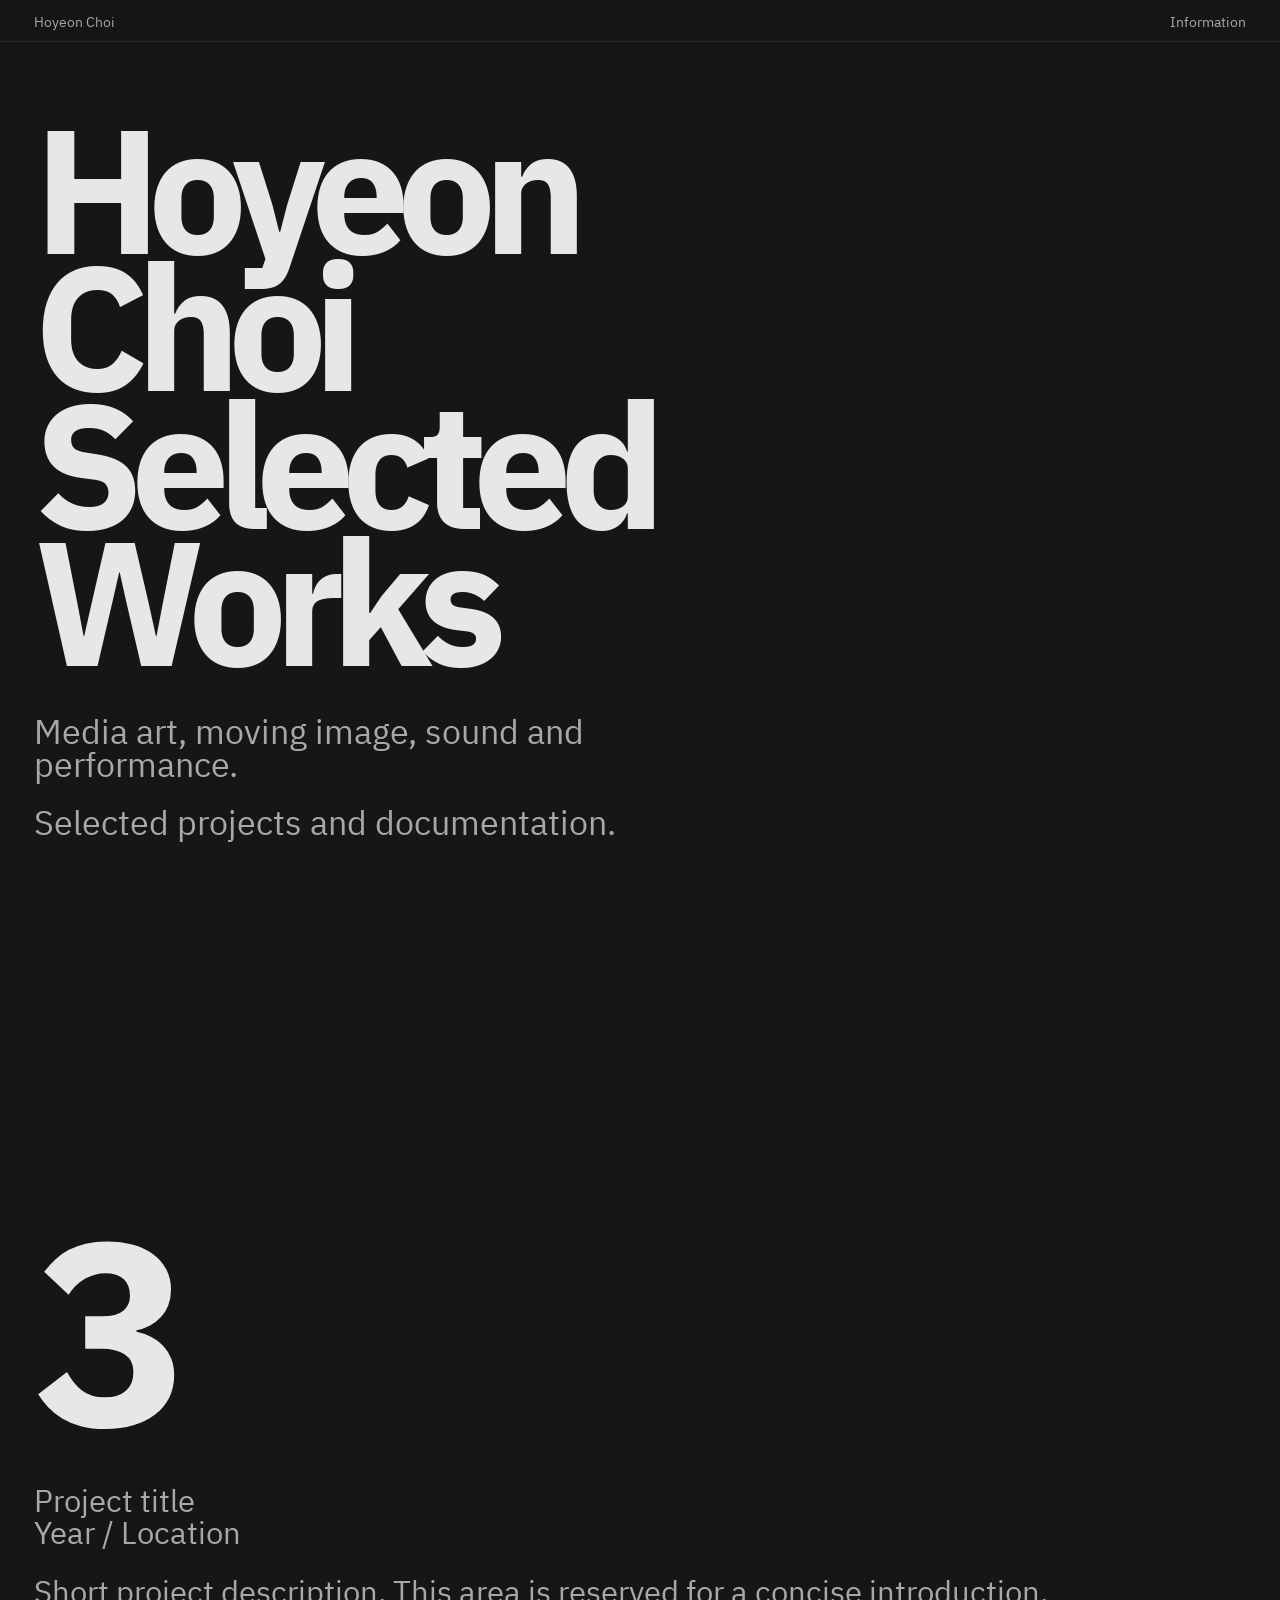
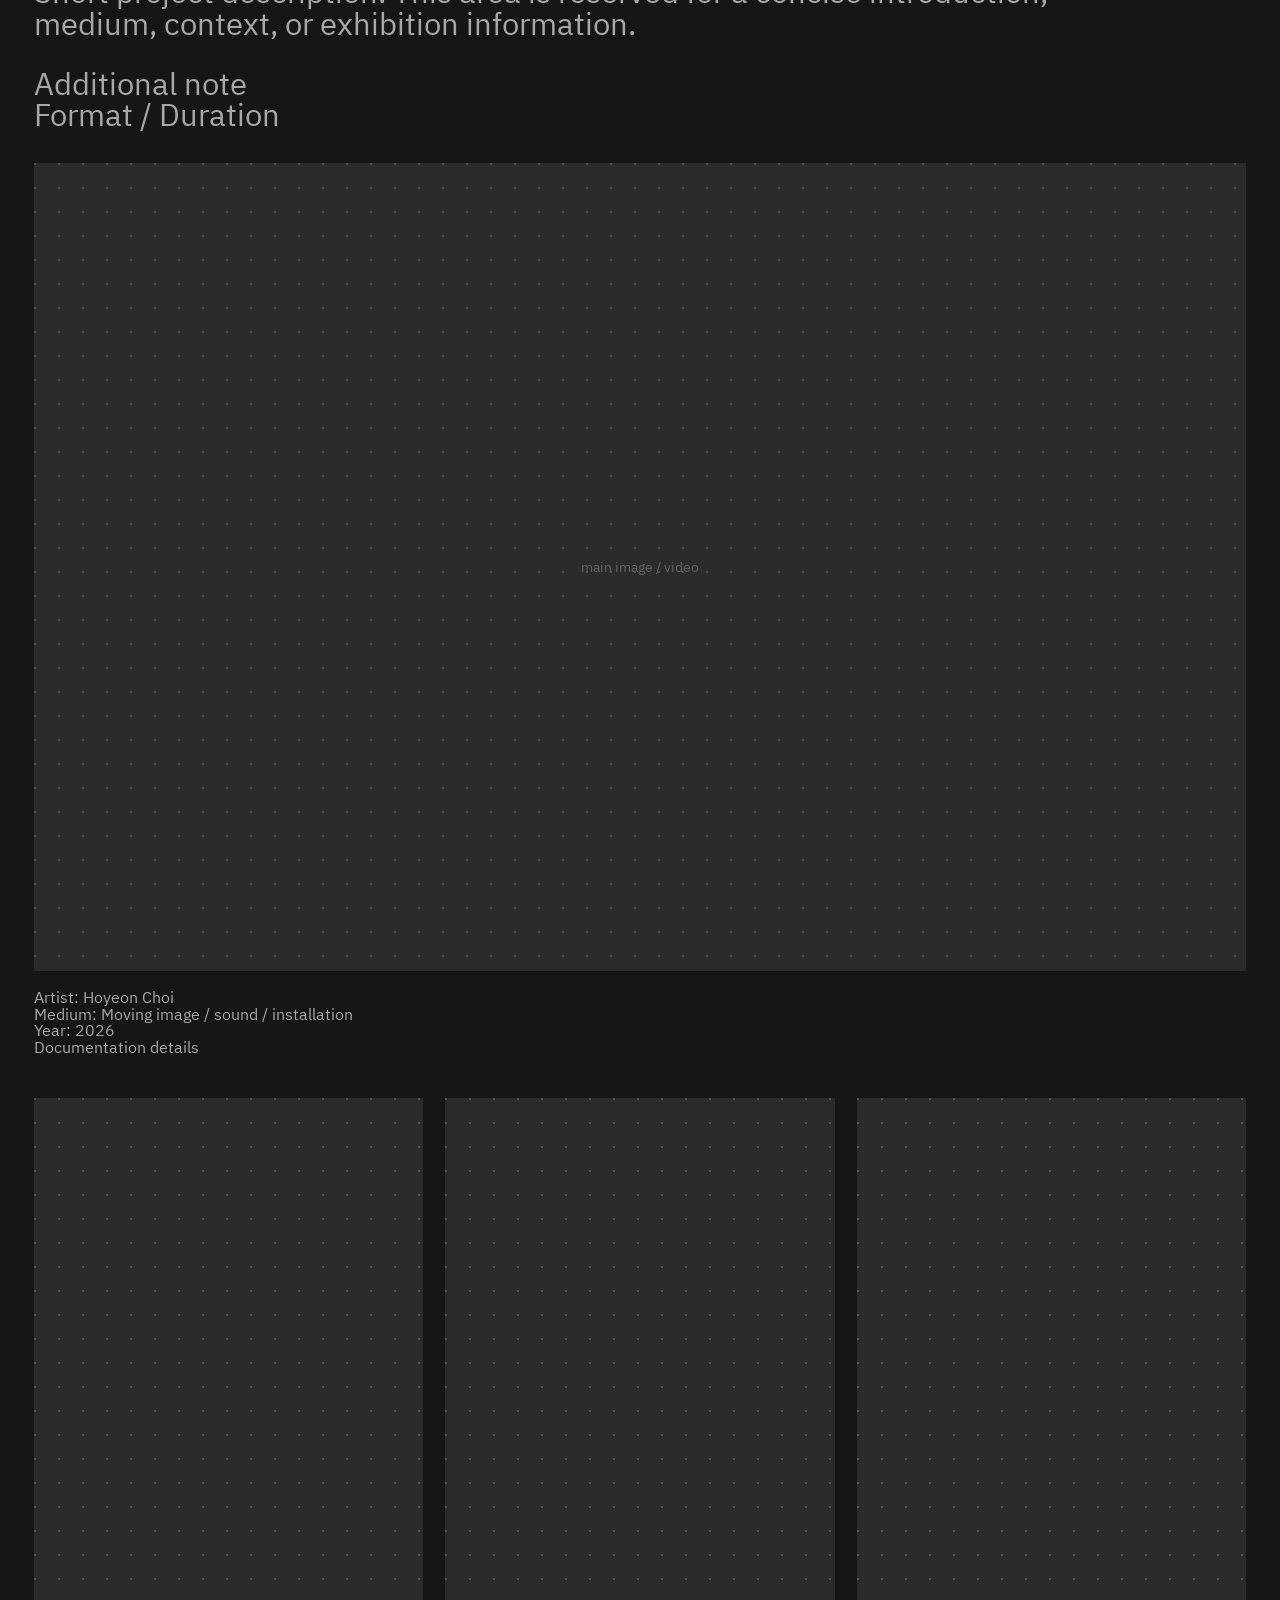
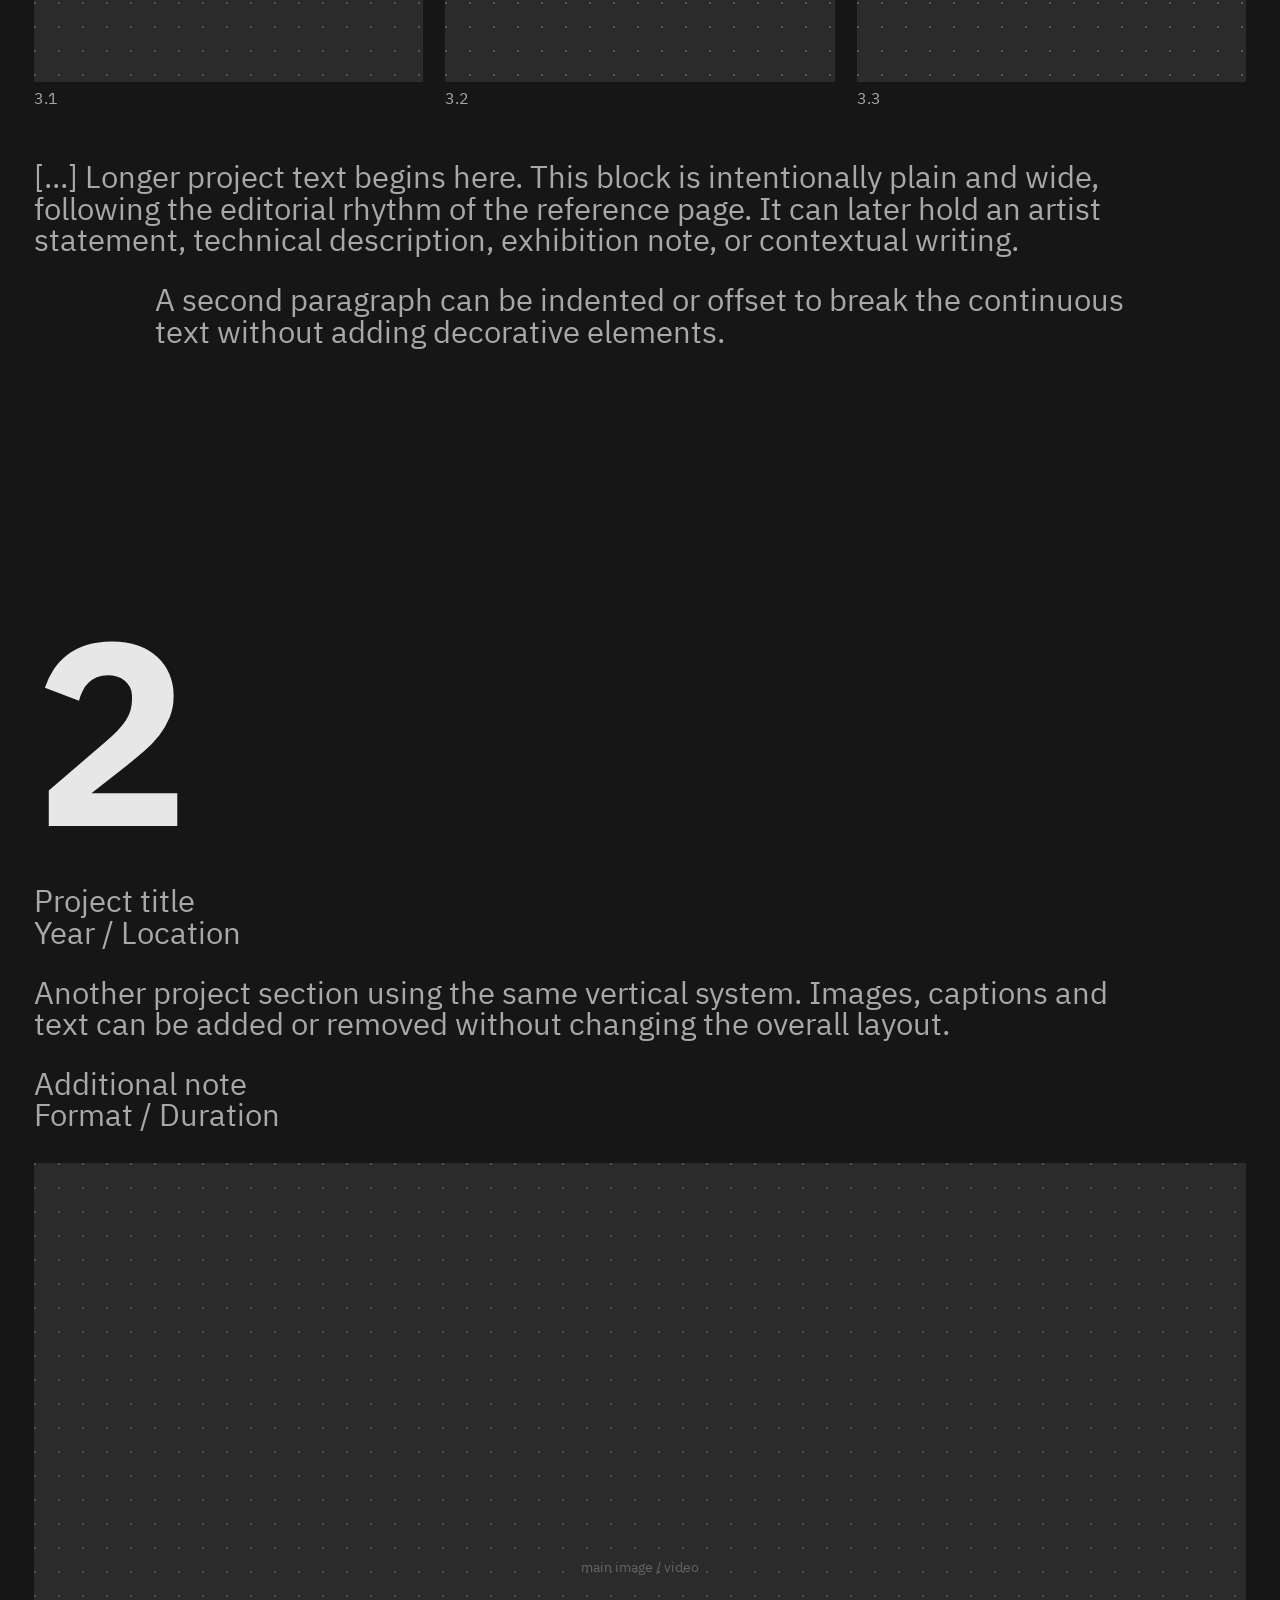
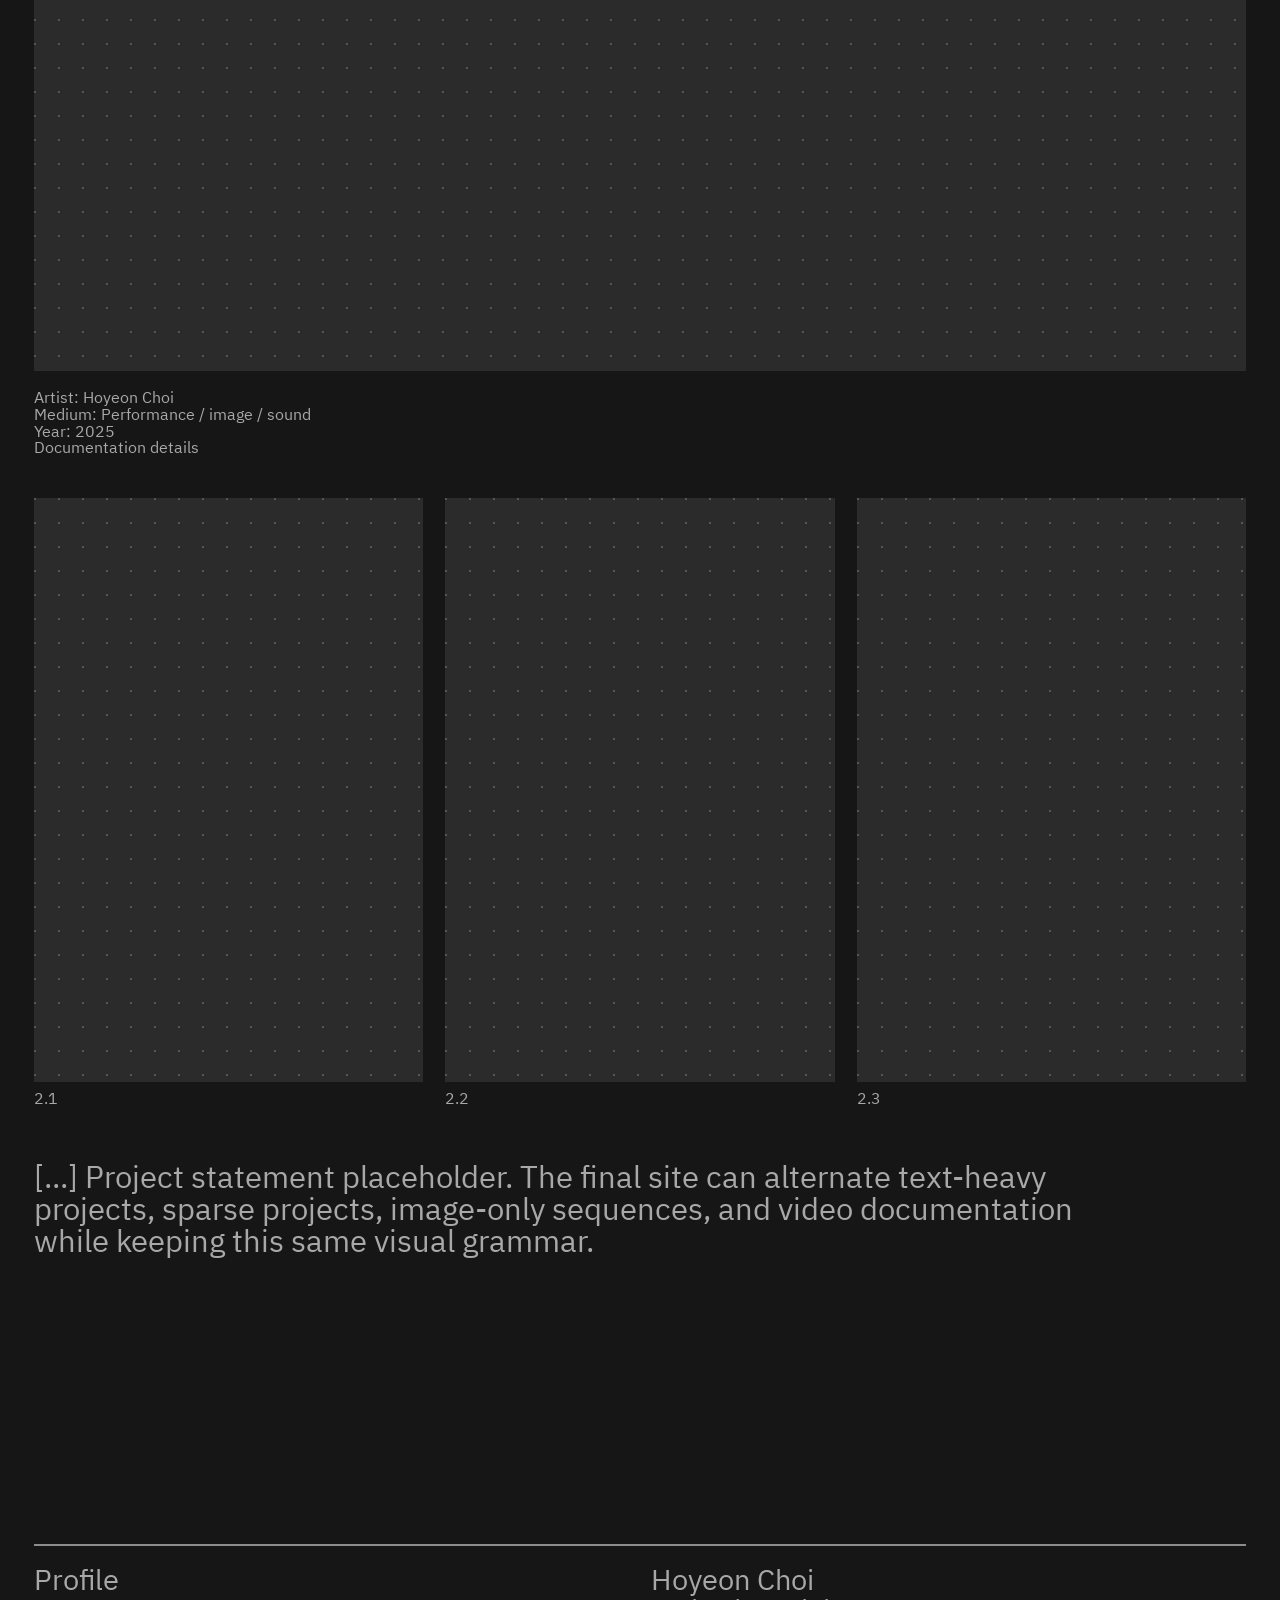
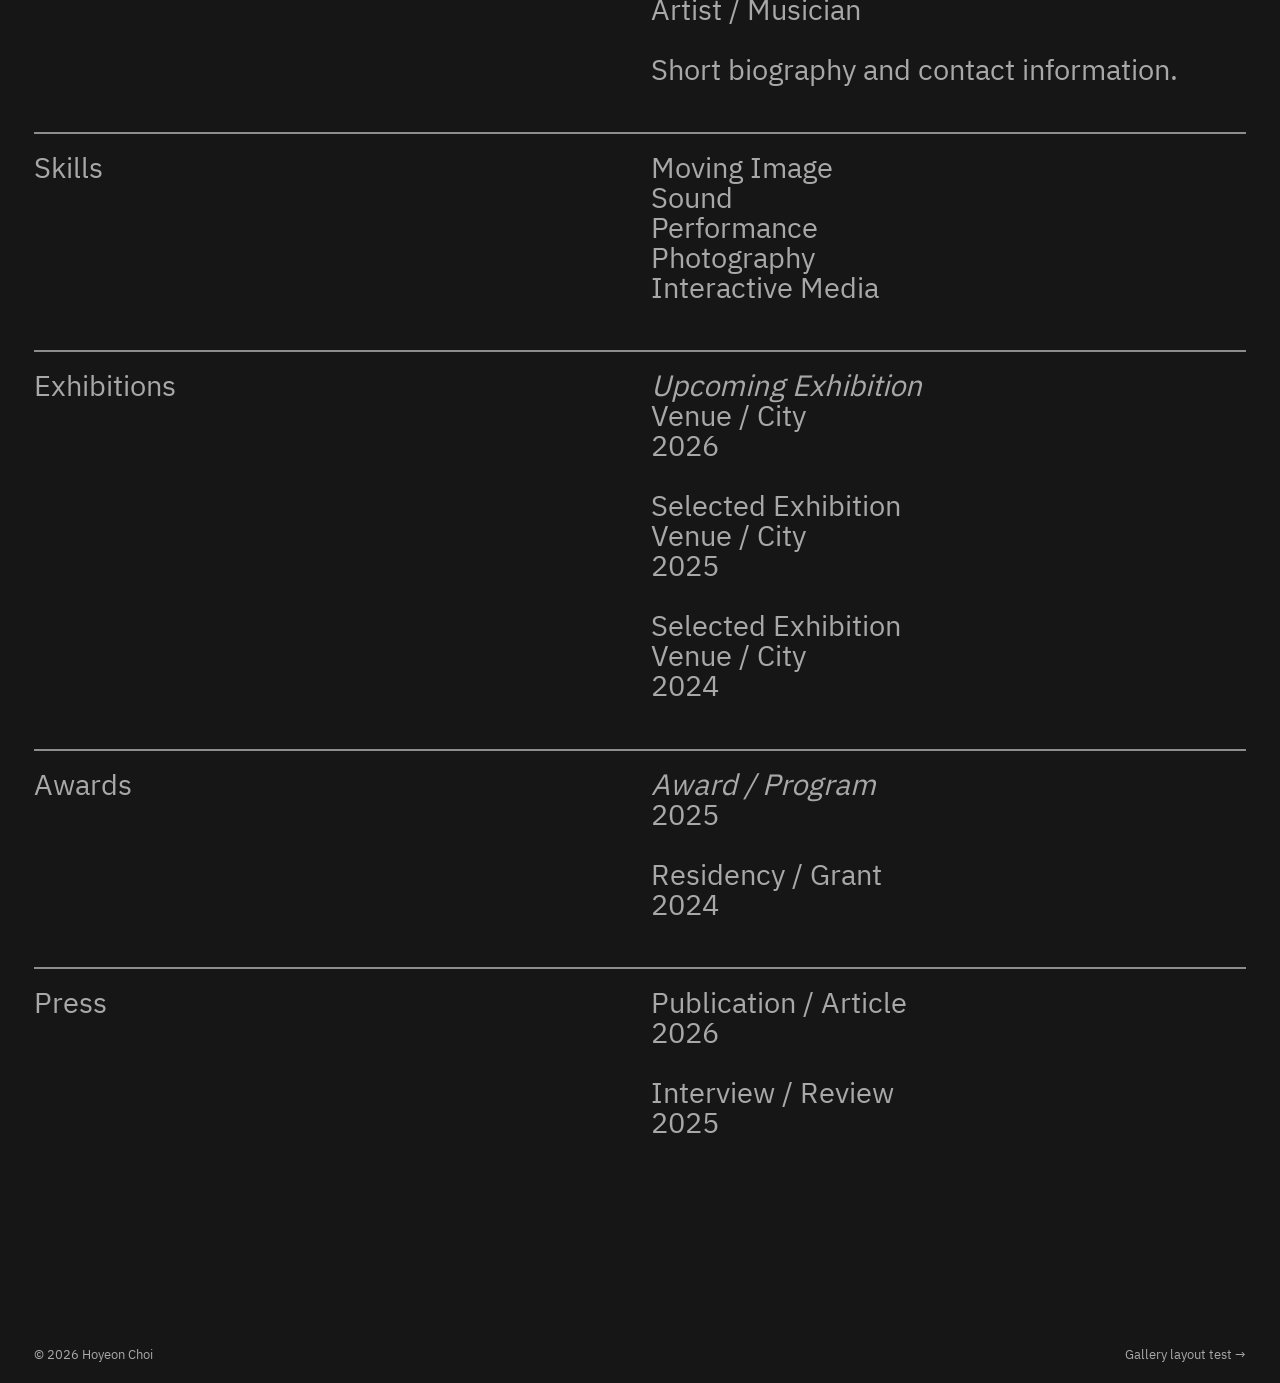
<file: archive/legacy-portfolio/index.html>
<!doctype html>
<html lang="en">
<head>
  <meta charset="UTF-8">
  <meta name="viewport" content="width=device-width, initial-scale=1.0">
  <meta name="description" content="Portfolio of Hoyeon Choi">
  <title>Hoyeon Choi</title>
  <link rel="stylesheet" href="style.css">
</head>
<body>
  <header class="topbar">
    <a href="#top">Hoyeon Choi</a>
    <a href="#information">Information</a>
  </header>

  <main id="top">
    <section class="hero">
      <h1>
        <span>Hoyeon</span>
        <span>Choi</span>
        <span>Selected</span>
        <span>Works</span>
      </h1>

      <div class="hero-copy">
        <p>Media art, moving image, sound and performance.</p>
        <p>Selected projects and documentation.</p>
      </div>
    </section>

    <section class="project-section" id="project-03">
      <div class="project-number">3</div>

      <div class="project-intro">
        <p>Project title<br>Year / Location</p>
        <p>Short project description. This area is reserved for a concise introduction, medium, context, or exhibition information.</p>
        <p>Additional note<br>Format / Duration</p>
      </div>

      <div class="media-placeholder media-placeholder--landscape"><span>main image / video</span></div>

      <div class="credit-block">
        <p>Artist: Hoyeon Choi<br>Medium: Moving image / sound / installation<br>Year: 2026<br>Documentation details</p>
      </div>

      <div class="thumb-grid">
        <figure>
          <div class="media-placeholder media-placeholder--portrait"></div>
          <figcaption>3.1</figcaption>
        </figure>
        <figure>
          <div class="media-placeholder media-placeholder--portrait"></div>
          <figcaption>3.2</figcaption>
        </figure>
        <figure>
          <div class="media-placeholder media-placeholder--portrait"></div>
          <figcaption>3.3</figcaption>
        </figure>
      </div>

      <div class="project-text">
        <p>[...] Longer project text begins here. This block is intentionally plain and wide, following the editorial rhythm of the reference page. It can later hold an artist statement, technical description, exhibition note, or contextual writing.</p>
        <p class="indent">A second paragraph can be indented or offset to break the continuous text without adding decorative elements.</p>
      </div>
    </section>

    <section class="project-section" id="project-02">
      <div class="project-number">2</div>

      <div class="project-intro">
        <p>Project title<br>Year / Location</p>
        <p>Another project section using the same vertical system. Images, captions and text can be added or removed without changing the overall layout.</p>
        <p>Additional note<br>Format / Duration</p>
      </div>

      <div class="media-placeholder media-placeholder--landscape"><span>main image / video</span></div>

      <div class="credit-block">
        <p>Artist: Hoyeon Choi<br>Medium: Performance / image / sound<br>Year: 2025<br>Documentation details</p>
      </div>

      <div class="thumb-grid">
        <figure><div class="media-placeholder media-placeholder--portrait"></div><figcaption>2.1</figcaption></figure>
        <figure><div class="media-placeholder media-placeholder--portrait"></div><figcaption>2.2</figcaption></figure>
        <figure><div class="media-placeholder media-placeholder--portrait"></div><figcaption>2.3</figcaption></figure>
      </div>

      <div class="project-text">
        <p>[...] Project statement placeholder. The final site can alternate text-heavy projects, sparse projects, image-only sequences, and video documentation while keeping this same visual grammar.</p>
      </div>
    </section>

    <section class="information" id="information">
      <div class="info-row">
        <div class="info-label">Profile</div>
        <div class="info-value">
          <p>Hoyeon Choi<br>Artist / Musician</p>
          <p>Short biography and contact information.</p>
        </div>
      </div>

      <div class="info-row">
        <div class="info-label">Skills</div>
        <div class="info-value">Moving Image<br>Sound<br>Performance<br>Photography<br>Interactive Media</div>
      </div>

      <div class="info-row">
        <div class="info-label">Exhibitions</div>
        <div class="info-value">
          <p><em>Upcoming Exhibition</em><br>Venue / City<br>2026</p>
          <p>Selected Exhibition<br>Venue / City<br>2025</p>
          <p>Selected Exhibition<br>Venue / City<br>2024</p>
        </div>
      </div>

      <div class="info-row">
        <div class="info-label">Awards</div>
        <div class="info-value">
          <p><em>Award / Program</em><br>2025</p>
          <p>Residency / Grant<br>2024</p>
        </div>
      </div>

      <div class="info-row">
        <div class="info-label">Press</div>
        <div class="info-value">
          <p>Publication / Article<br>2026</p>
          <p>Interview / Review<br>2025</p>
        </div>
      </div>
    </section>
  </main>

  <footer class="footer">
    <span>© 2026 Hoyeon Choi</span>
    <a href="gallery.html">Gallery layout test →</a>
  </footer>
</body>
</html>
</file>
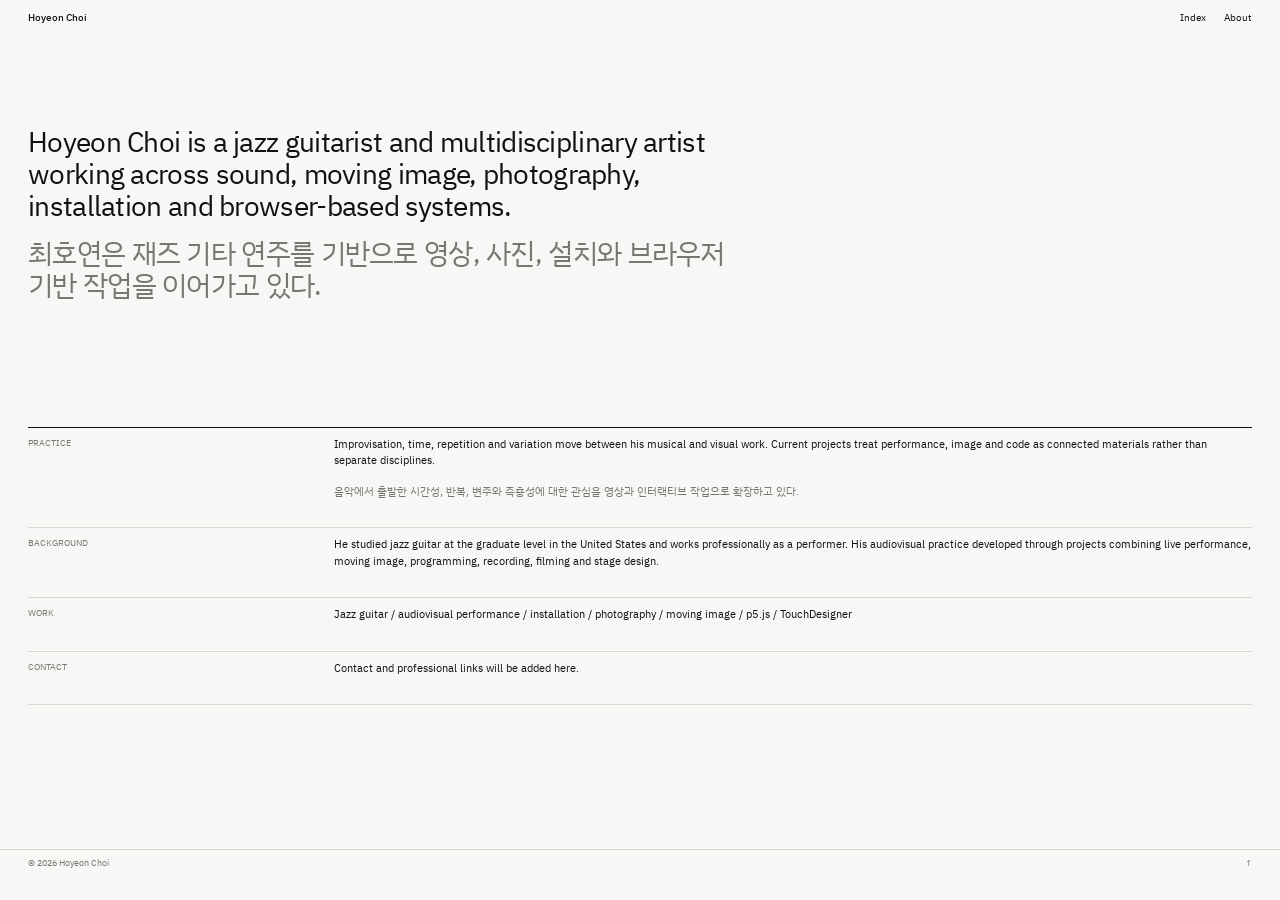
<file: portfolio-v2/about/index.html>
<!doctype html><html lang="en"><head><meta charset="UTF-8"><meta name="viewport" content="width=device-width, initial-scale=1.0"><title>About — Hoyeon Choi</title><link rel="stylesheet" href="../assets/css/style.css"></head><body id="top" data-page="about" data-root=".."><header class="site-header" id="site-header"></header><main id="content"></main><footer class="site-footer" id="site-footer"></footer><script src="../assets/js/projects.js"></script><script src="../assets/js/site.js"></script></body></html>
</file>
<file: archive/legacy-portfolio/style.css>
@import url('https://fonts.googleapis.com/css2?family=IBM+Plex+Sans+KR:wght@300;400;500;600;700&display=swap');

* {
  box-sizing: border-box;
}

html {
  scroll-behavior: smooth;
}

body {
  margin: 0;
  background: #161616;
  color: #a8a8a8;
  font-family: 'IBM Plex Sans KR', Arial, Helvetica, sans-serif;
  font-size: 14px;
  line-height: 1.08;
}

a {
  color: inherit;
  text-decoration: none;
}

img,
video {
  display: block;
  width: 100%;
}

p,
figure {
  margin: 0;
}

.topbar {
  position: sticky;
  top: 0;
  z-index: 10;
  display: flex;
  justify-content: space-between;
  gap: 20px;
  padding: 14px 22px 12px;
  background: rgba(22, 22, 22, 0.96);
  border-bottom: 1px solid #2a2a2a;
}

.hero,
.project-section,
.information,
.footer {
  padding-left: 22px;
  padding-right: 22px;
}

.hero {
  padding-top: 62px;
  padding-bottom: 44vh;
}

.hero h1 {
  margin: 0;
  color: #e7e7e7;
  font-size: clamp(64px, 18vw, 176px);
  line-height: 0.78;
  letter-spacing: -0.075em;
  font-weight: 700;
}

.hero h1 span {
  display: block;
}

.hero-copy {
  max-width: 760px;
  margin-top: 46px;
  font-size: clamp(18px, 3vw, 34px);
  line-height: 0.98;
}

.hero-copy p + p {
  margin-top: 24px;
}

.project-section {
  padding-bottom: 32vh;
}

.project-number {
  color: #e7e7e7;
  font-size: clamp(120px, 25vw, 260px);
  line-height: 0.8;
  font-weight: 700;
  margin-bottom: 42px;
}

.project-intro,
.project-text,
.credit-block {
  max-width: 980px;
  font-size: clamp(18px, 2.5vw, 31px);
  line-height: 1.02;
}

.project-intro p + p,
.project-text p + p {
  margin-top: 28px;
}

.media-placeholder {
  width: 100%;
  background:
    radial-gradient(circle at 1px 1px, #555 1px, transparent 1.2px),
    #2b2b2b;
  background-size: 24px 24px;
  color: #646464;
  display: grid;
  place-items: center;
  text-align: center;
}

.media-placeholder--landscape {
  aspect-ratio: 3 / 2;
  margin-top: 32px;
}

.media-placeholder--portrait {
  aspect-ratio: 2 / 3;
}

.credit-block {
  margin-top: 18px;
  font-size: 16px;
  line-height: 1.05;
}

.thumb-grid {
  display: grid;
  grid-template-columns: repeat(3, minmax(0, 1fr));
  gap: 22px;
  margin-top: 42px;
}

.thumb-grid figcaption {
  padding-top: 8px;
  font-size: 16px;
}

.project-text {
  margin-top: 54px;
}

.project-text .indent {
  padding-left: 11%;
}

.information {
  padding-bottom: 18vh;
}

.info-row {
  display: grid;
  grid-template-columns: minmax(0, 1fr) minmax(0, 1fr);
  gap: 22px;
  padding: 18px 0 48px;
  border-top: 2px solid #8d8d8d;
  font-size: clamp(18px, 2.3vw, 30px);
  line-height: 1.02;
}

.info-value p + p {
  margin-top: 30px;
}

.footer {
  display: flex;
  justify-content: space-between;
  gap: 20px;
  padding-bottom: 22px;
  font-size: 13px;
}

@media (min-width: 900px) {
  .topbar,
  .hero,
  .project-section,
  .information,
  .footer {
    padding-left: 34px;
    padding-right: 34px;
  }

  .hero {
    padding-top: 78px;
  }

  .project-intro,
  .project-text {
    max-width: 1100px;
  }
}

@media (max-width: 640px) {
  body {
    font-size: 13px;
  }

  .topbar {
    padding: 12px 22px 10px;
  }

  .hero {
    padding-top: 58px;
    padding-bottom: 36vh;
  }

  .hero h1 {
    font-size: 19vw;
    line-height: 0.79;
  }

  .hero-copy,
  .project-intro,
  .project-text {
    font-size: 22px;
  }

  .project-number {
    font-size: 41vw;
    margin-bottom: 34px;
  }

  .project-section {
    padding-bottom: 26vh;
  }

  .media-placeholder--landscape {
    margin-top: 28px;
    aspect-ratio: 1.5 / 1;
  }

  .credit-block {
    font-size: 15px;
  }

  .thumb-grid {
    gap: 22px;
    margin-top: 38px;
  }

  .thumb-grid figcaption {
    font-size: 14px;
  }

  .project-text {
    margin-top: 48px;
  }

  .info-row {
    gap: 22px;
    font-size: 22px;
    padding-bottom: 42px;
  }

  .footer {
    font-size: 12px;
  }
}
</file>
<file: portfolio-v2/assets/css/style.css>
@import url('https://fonts.googleapis.com/css2?family=IBM+Plex+Sans+KR:wght@300;400;500&display=swap');
:root{--bg:#f7f7f5;--fg:#111;--muted:#777772;--line:#d8d8d3;--pad:18px}*{box-sizing:border-box}html{scroll-behavior:smooth}body{margin:0;background:var(--bg);color:var(--fg);font-family:'IBM Plex Sans KR',Arial,sans-serif;font-size:11px;line-height:1.35;-webkit-font-smoothing:antialiased}a{color:inherit;text-decoration:none}p,h1,figure{margin:0}button{font:inherit;color:inherit}.site-header{position:sticky;top:0;z-index:100;display:flex;justify-content:space-between;align-items:center;height:36px;padding:0 var(--pad);background:rgba(247,247,245,.93);backdrop-filter:blur(8px);font-size:10px}.brand{font-weight:500}.desktop-nav{display:none;gap:18px}.menu-button{border:0;background:transparent;padding:0}.mobile-menu{position:fixed;inset:36px 0 0;background:var(--bg);padding:var(--pad);border-top:1px solid var(--line)}.mobile-menu-inner{display:flex;flex-direction:column}.mobile-menu-inner a{font-size:18px;padding:9px 0;border-bottom:1px solid var(--line)}.index-label{font-size:9px;color:var(--muted);margin-bottom:18px}.menu-open{overflow:hidden}main{min-height:80vh}.visual-intro,.visual-stream,.quiet-about,.archive-head,.archive-list,.project-page,.about-page,.site-footer{padding-left:var(--pad);padding-right:var(--pad)}.visual-intro{min-height:24vh;padding-top:5vh;display:flex;justify-content:space-between;gap:20px;align-items:flex-start;color:var(--muted);font-size:10px}.visual-intro p{max-width:260px}.visual-intro .ko{text-align:right}.visual-stream{display:grid;grid-template-columns:repeat(12,1fr);row-gap:14vh;padding-bottom:18vh}.work-card{grid-column:1/-1}.work-link{display:block}.media-block{position:relative;width:100%;overflow:hidden;background:#ecece7}.media-wide{aspect-ratio:16/10}.media-portrait{aspect-ratio:4/5}.media-block img{display:block;width:100%;height:100%;object-fit:cover;filter:saturate(.88)}.media-block figcaption{position:absolute;left:5px;bottom:4px;padding:2px 4px;background:rgba(247,247,245,.82);font-size:8px;color:#555;opacity:0;transition:opacity .15s}.media-block:hover figcaption{opacity:1}.media-block>span{position:absolute;inset:0;display:grid;place-items:center;color:var(--muted);font-size:9px}.work-meta{display:grid;grid-template-columns:28px 1fr auto;gap:8px;padding-top:5px;font-size:9px;color:var(--muted)}.work-meta span:nth-child(2){color:var(--fg)}.quiet-about{border-top:1px solid var(--line);padding-top:8px;padding-bottom:12vh;display:flex;justify-content:space-between;gap:20px;font-size:10px}.quiet-about p{max-width:520px}.quiet-about .ko{color:var(--muted)}.archive-head{min-height:24vh;padding-top:7vh;display:flex;gap:20px;align-items:flex-start}.archive-head>p:last-child{max-width:420px;color:var(--muted)}.eyebrow{font-size:9px;text-transform:uppercase;letter-spacing:.05em;color:var(--muted);min-width:90px}.archive-list{display:grid;grid-template-columns:repeat(12,1fr);gap:10vh 20px;padding-bottom:14vh}.archive-list .work-card{grid-column:1/-1}.project-page{padding-top:8vh;padding-bottom:12vh}.project-head{display:grid;gap:22px;margin-bottom:8vh}.project-head h1{font-size:clamp(24px,4vw,38px);line-height:1;letter-spacing:-.04em;font-weight:400}.project-summary{max-width:520px;color:var(--muted);font-size:11px}.launch{display:inline-block;margin-top:14px;font-size:9px;text-transform:uppercase}.project-hero-media{width:100%}.project-details{display:grid;border-top:1px solid var(--line);margin-top:7px;font-size:9px}.project-details>div{display:grid;grid-template-columns:70px 1fr;padding:6px 0;border-bottom:1px solid var(--line)}.project-details span{color:var(--muted)}.project-back{display:flex;gap:16px;margin-top:12vh;padding-top:7px;border-top:1px solid var(--line);font-size:9px;color:var(--muted)}.about-page{padding-top:10vh;padding-bottom:16vh}.about-intro{max-width:700px;font-size:clamp(18px,2.5vw,28px);line-height:1.15;letter-spacing:-.025em}.about-intro.ko{margin-top:14px;color:var(--muted)}.about-grid{display:grid;margin-top:14vh;border-top:1px solid var(--fg)}.about-grid>div{padding:8px 0 28px;border-bottom:1px solid var(--line);font-size:11px;line-height:1.5}.about-grid>div:nth-child(even) p+p{margin-top:14px}.about-label{font-size:9px!important;color:var(--muted);text-transform:uppercase}.ko-block{color:var(--muted)}.site-footer{display:flex;justify-content:space-between;border-top:1px solid var(--line);padding-top:7px;padding-bottom:12px;font-size:9px;color:var(--muted)}
@media(min-width:760px){:root{--pad:28px}.desktop-nav{display:flex}.menu-button,.mobile-menu{display:none!important}.visual-intro{min-height:30vh;padding-top:7vh}.visual-stream{row-gap:18vh}.visual-stream .work-1{grid-column:2/7}.visual-stream .work-2{grid-column:6/13}.visual-stream .work-3{grid-column:2/5}.visual-stream .work-4{grid-column:5/11}.visual-stream .work-5{grid-column:3/10}.visual-stream .work-2,.visual-stream .work-4{margin-top:10vh}.archive-list .work-card:nth-child(odd){grid-column:1/7}.archive-list .work-card:nth-child(even){grid-column:7/13;margin-top:10vh}.project-head{grid-template-columns:1.2fr .8fr;align-items:end}.project-summary{justify-self:end}.project-hero-media{width:86%;margin-left:7%}.project-details{grid-template-columns:repeat(3,1fr);width:86%;margin-left:7%}.project-details>div{display:block;border-right:1px solid var(--line);padding-right:12px}.project-details>div:last-child{border-right:0}.project-details span{display:block;margin-bottom:4px}.about-grid{grid-template-columns:1fr 3fr}.about-grid>div:nth-child(odd){padding-right:20px}}
</file>
